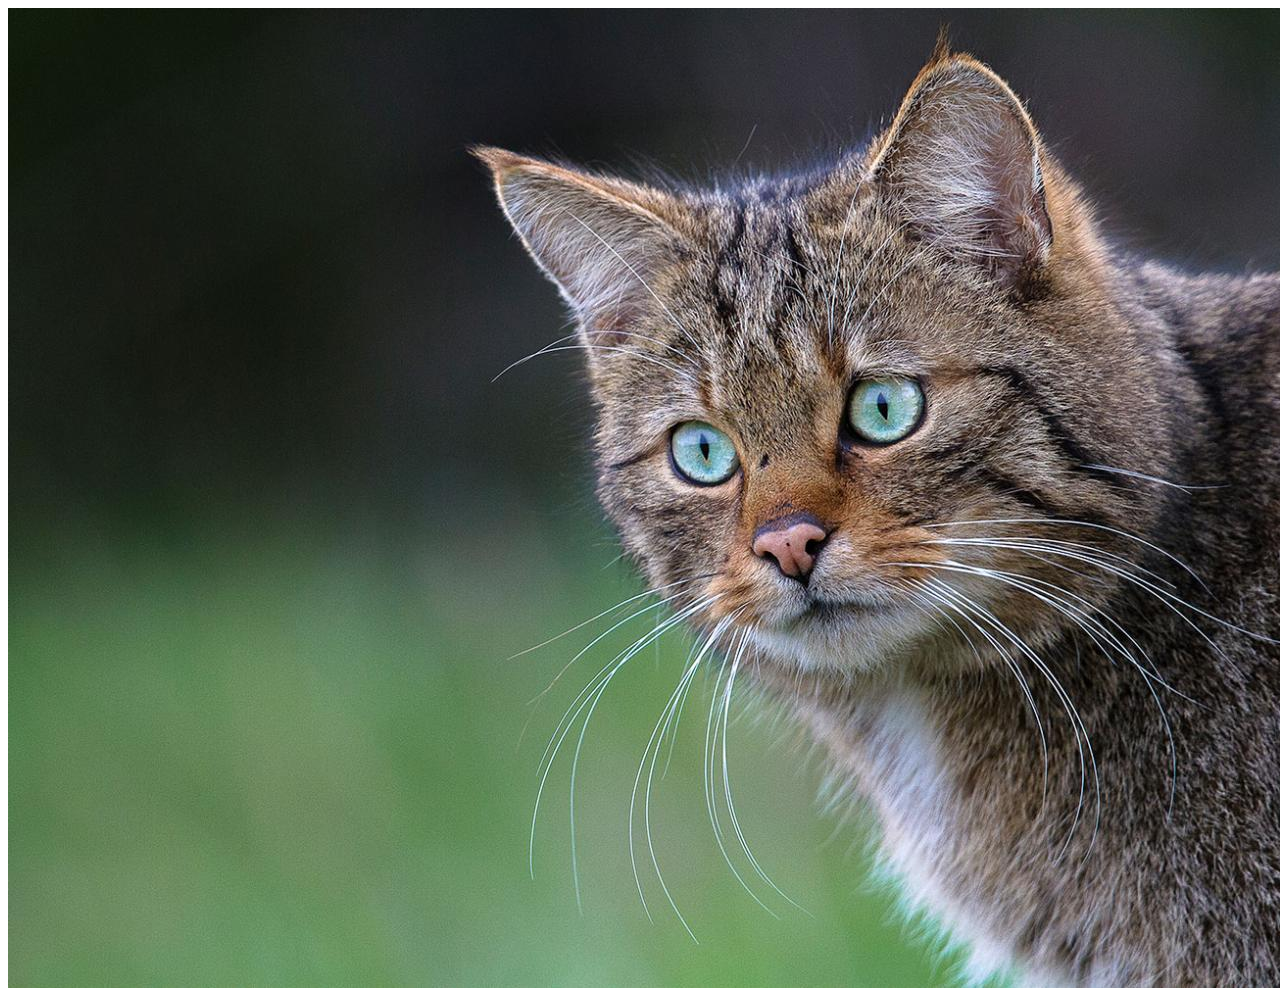
<file: object/index.html>
<!DOCTYPE html>
<html lang="en">
<head>
    <meta charset="UTF-8">
    <meta http-equiv="X-UA-Compatible" content="IE=edge">
    <meta name="viewport" content="width=device-width, initial-scale=1.0">
    <title>object</title>
</head>
<body>
    <script src=script.js></script>
    <img id=kat src="img/kat.jpg"/>
</body>
</html>
</file>
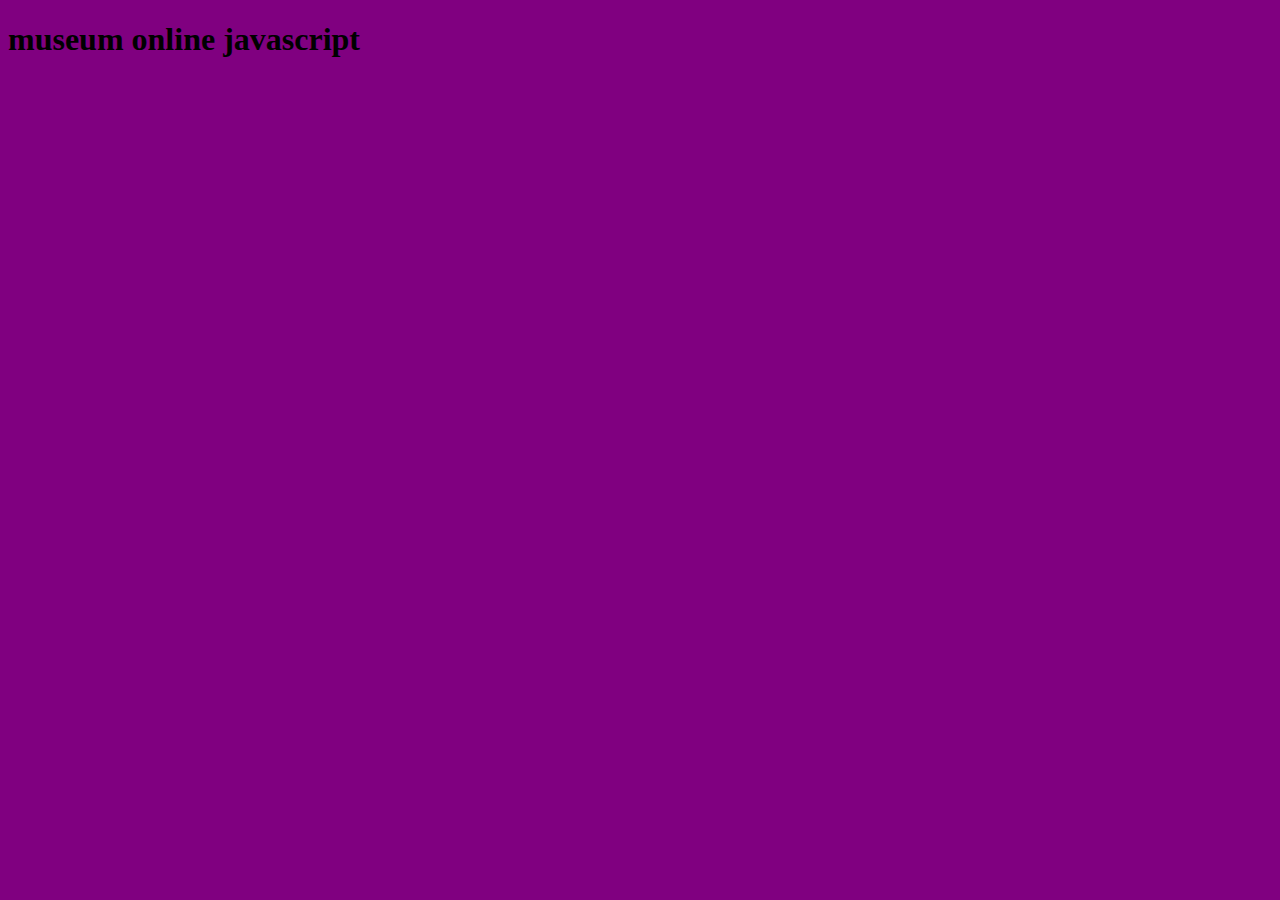
<file: web/index.html>
<!DOCTYPE html>
<html lang="en">
<head>
    <meta charset="UTF-8">
    <meta http-equiv="X-UA-Compatible" content="IE=edge">
    <meta name="viewport" content="width=device-width, initial-scale=1.0">
    <title>f1m2js</title>
    <link rel="stylesheet" href="style.css">
</head>
<body>
    <h1>museum online javascript</h1>
</body>
</html>
</file>
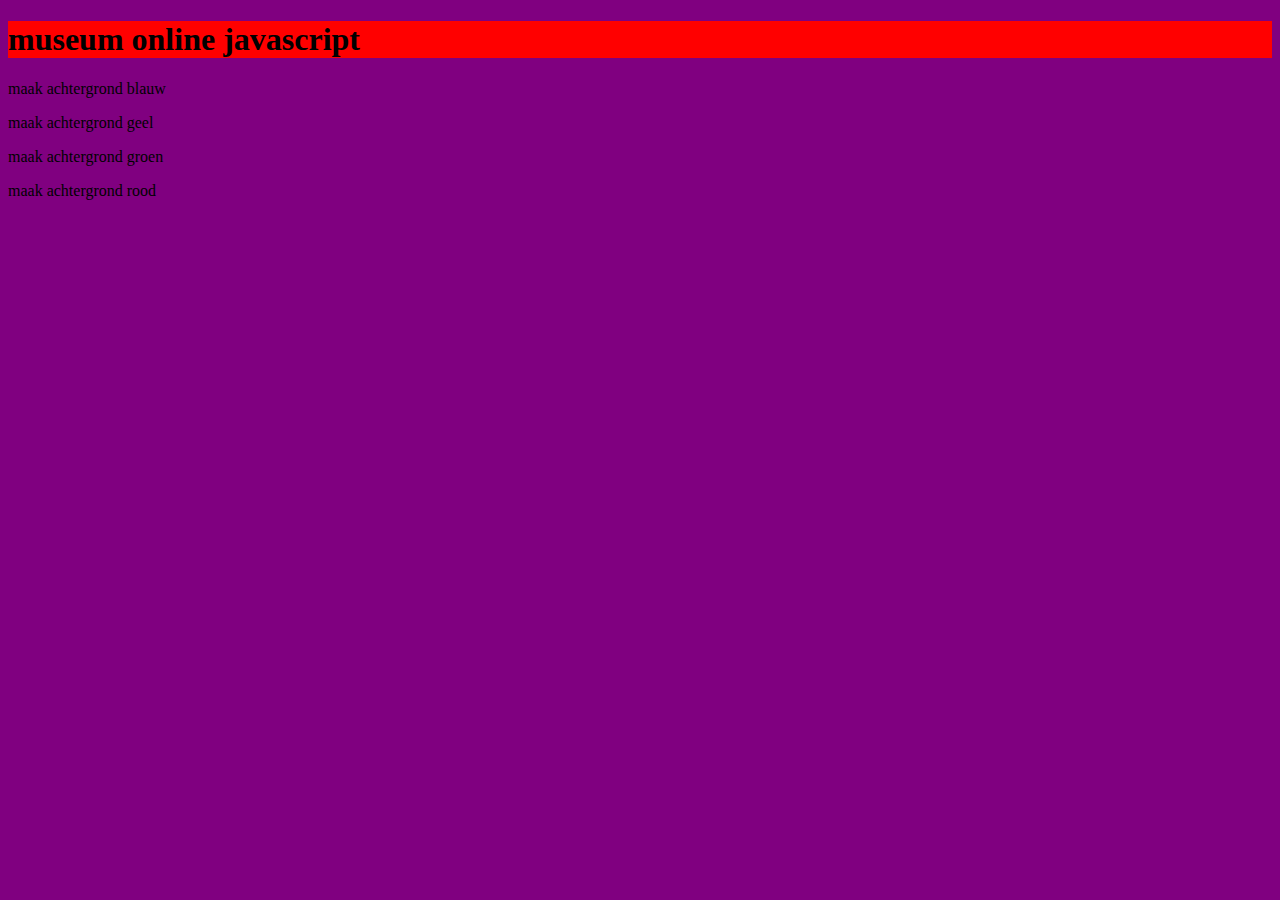
<file: web/les-1-background/index.html>
<!DOCTYPE html>
<html lang="en">
<head>
    <meta charset="UTF-8">
    <meta http-equiv="X-UA-Compatible" content="IE=edge">
    <meta name="viewport" content="width=device-width, initial-scale=1.0">
    <title>f1m2js</title>
    <link rel="stylesheet" href="style.css">
</head>
<body>
    <h1 id="kopje">museum online javascript</h1>
    <p id="mkBlauw">maak achtergrond blauw</p>
    <p id="mkGeel">maak achtergrond geel</p>
    <p id="mkGroen">maak achtergrond groen</p>
    <p id="mkRood">maak achtergrond rood</p>
    <script>
        const kopje = document.getElementById("kopje");
        const mkBlauw = document.getElementById('mkBlauw');
        const mkGroen = document.getElementById('mkGroen');
        const mkGeel = document.getElementById('mkGeel');
        const mkRood = document.getElementById('mkRood');

        kopje.style.backgroundColor = "red";

        kopje.addEventListener('click',voeruitKopje);
        mkBlauw.addEventListener('click',voeruitBlauw);
        mkGeel.addEventListener('click',voeruitGeel);
        mkGroen.addEventListener('click',voeruitGroen);
        mkRood.addEventListener('click',voeruitRood);

        function voeruitKopje(){
            kopje.style.backgroundColor = "green"; 
            kopje.style.color = "black";
        }

        function voeruitBlauw(){
            document.body.style.backgroundColor = "blue";
            document.body.style.color = "white";
            kopje.style.backgroundColor = "white";
            kopje.style.color = "black";
        }

        function voeruitGeel(){
            document.body.style.backgroundColor = "yellow";
            document.body.style.color = "black";
        }

        function voeruitGroen(){
            document.body.style.backgroundColor = "green";
            document.body.style.color = "black";
        }

        function voeruitRood(){
            document.body.style.backgroundColor = "red";
            document.body.style.color = "black";
        }
    </script>
</body>
</html>
</file>
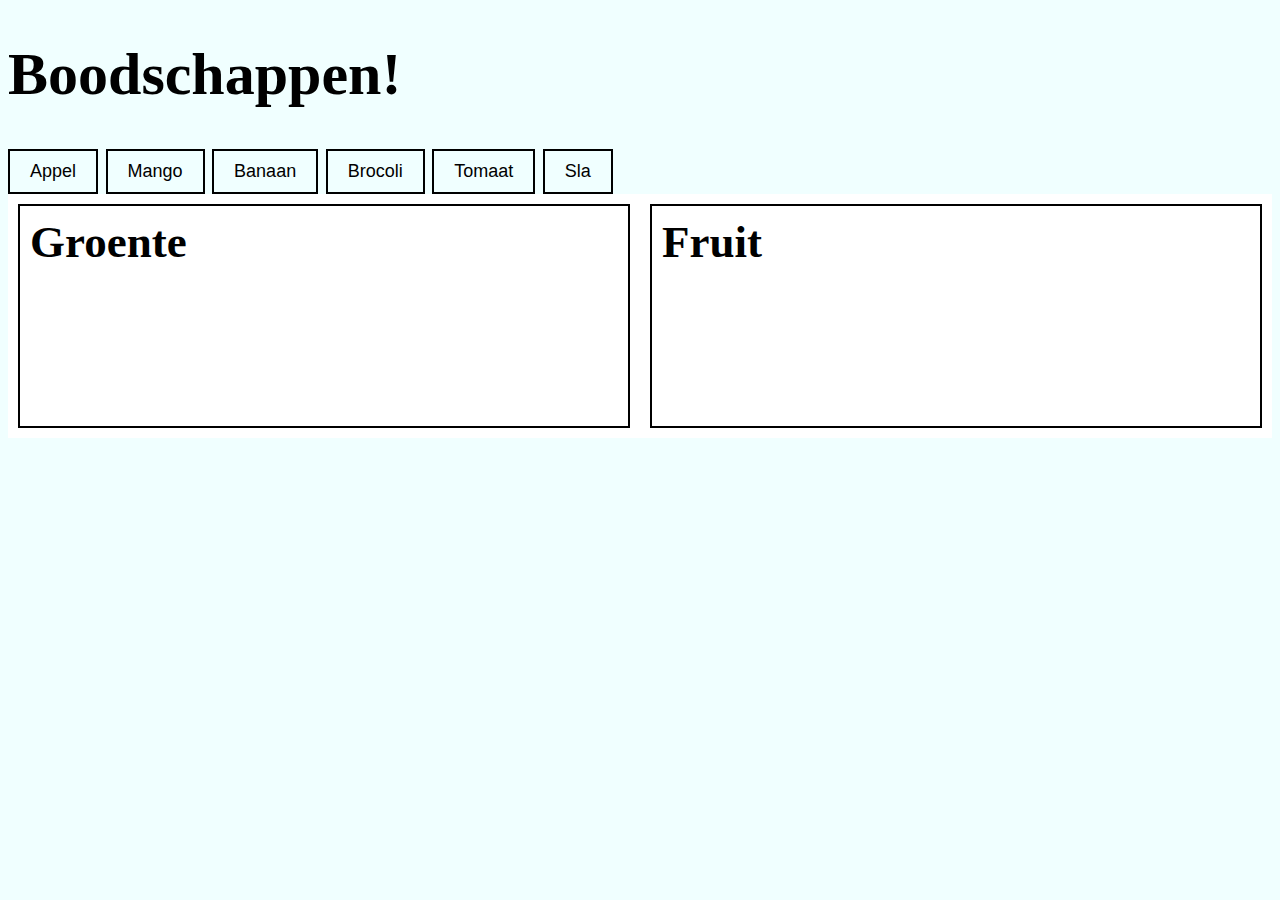
<file: web/les-2-boodschappen/index.html>
<!DOCTYPE html>
<html lang="en">
<head>
    <meta charset="UTF-8">
    <meta http-equiv="X-UA-Compatible" content="IE=edge">
    <meta name="viewport" content="width=device-width, initial-scale=1.0">
    <title>Les 2 Boodschappen</title>
    <link rel="stylesheet" href="style.css">
</head>
<body>
    <h1>Boodschappen!</h1>

    <div id="boodschappen">
        <button onclick="zetInFruitLa('Appel')">Appel</button>
        <button onclick="zetInFruitLa('Mango')">Mango</button>
        <button onclick="zetInFruitLa('Banaan')">Banaan</button>
        <button onclick="zetInGroenteLa('Brocoli')">Brocoli</button>
        <button onclick="zetInGroenteLa('Tomaat')">Tomaat</button>
        <button onclick="zetInGroenteLa('Sla')">Sla</button>
    </div>

    <div id="koelkast">
        <section id="groente">
            <h2>Groente</h2>
        </section>
        <section id="fruit">
            <h2>Fruit</h2>
        </section>
    </div>

    <script src="script.js"></script>
</body>
</html>
</file>
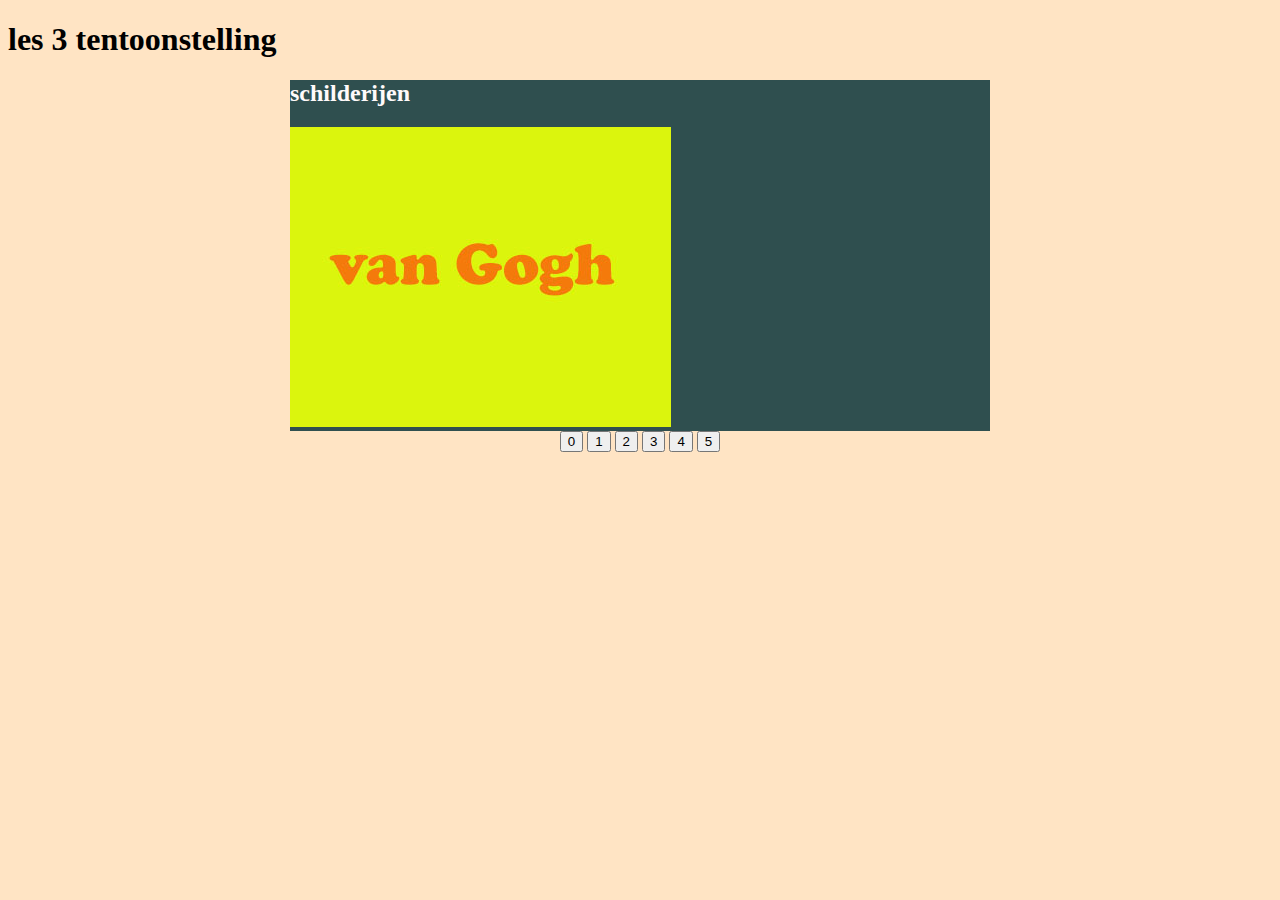
<file: web/les-3-tentoonstelling/index.html>
<!DOCTYPE html>
<html lang="en">
<head>
    <meta charset="UTF-8">
    <meta http-equiv="X-UA-Compatible" content="IE=edge">
    <meta name="viewport" content="width=device-width, initial-scale=1.0">
    <title>les 3 tentoonstelling</title>
    <link rel="stylesheet" href="style.css">

</head>
<body>
    <h1>les 3 tentoonstelling</h1>

    <div id="container">
        <h2 id="myTitle">schilderijen</h2>
        <img id="myImage" src="assets/painting0.jpg" alt="schilderij">
    </div>

    <div id="buttons">
        <button onclick="changeImage(0)">0</button>
        <button onclick="changeImage(1)">1</button>
        <button onclick="changeImage(2)">2</button>
        <button onclick="changeImage(3)">3</button>
        <button onclick="changeImage(4)">4</button>
        <button onclick="changeImage(5)">5</button>
    </div>


    <script src="script.js"></script>
    
    
</body>
</html>
</file>
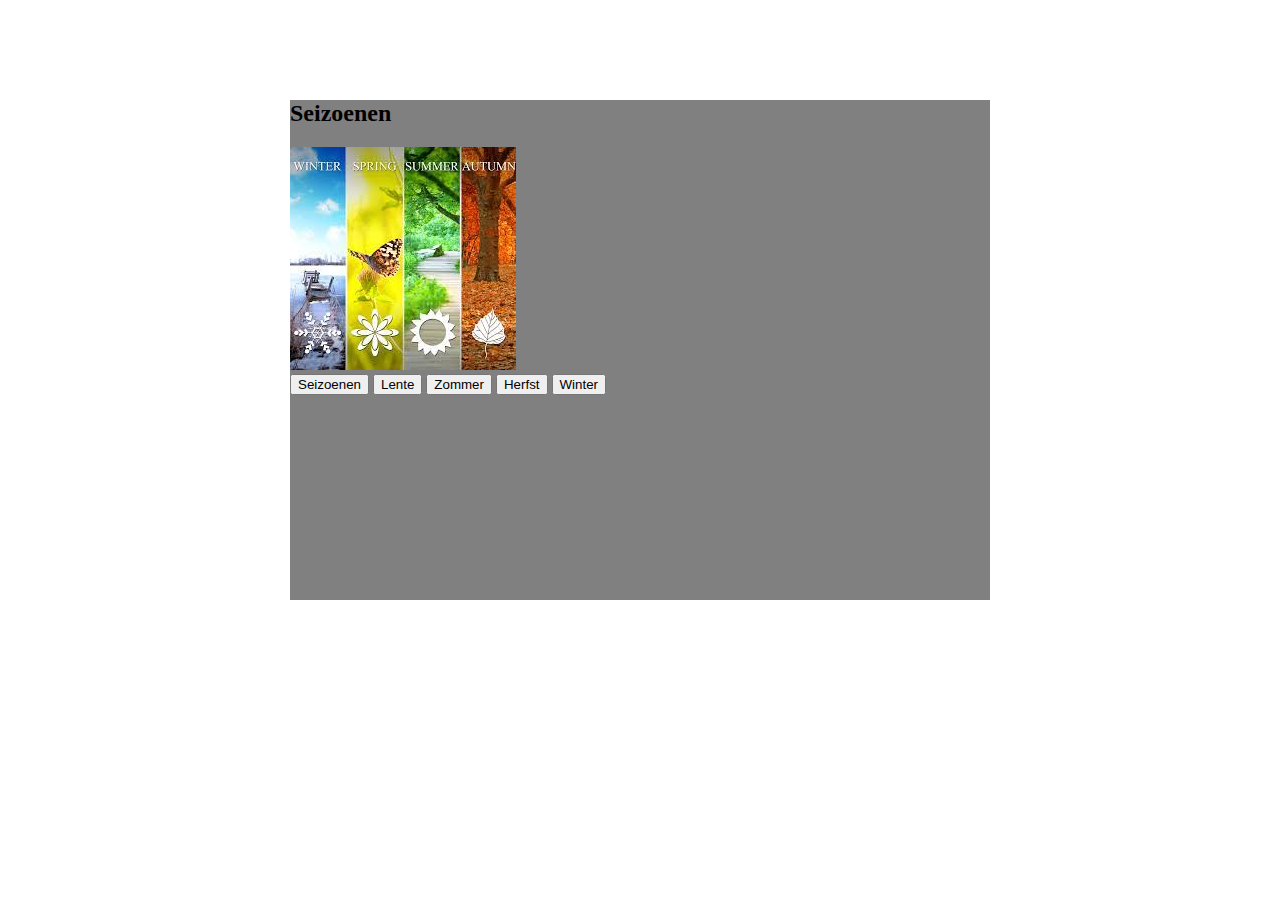
<file: web/les-4-seizoenen/index.html>
<!DOCTYPE html>
<html lang="en">
<head>
    <meta charset="UTF-8">
    <meta http-equiv="X-UA-Compatible" content="IE=edge">
    <meta name="viewport" content="width=device-width, initial-scale=1.0">
    <title>4 seizoenen</title>
    <link rel="stylesheet" href="style.css">
</head>
<body>
    <div id="container">
        <h2 id="myTitle">Seizoenen</h2>
        <img id="myImage" src="img/seasons.jpg" alt="seizoenen">
        <nav>
            <button onclick="show(0)">Seizoenen</button>
            <button onclick="show(1)">Lente</button>
            <button onclick="show(2)">Zommer</button>
            <button onclick="show(3)">Herfst</button>
            <button onclick="show(4)">Winter</button>
        </nav>
    </div>


    <script src="js.js"></script>
</body>
</html>
</file>
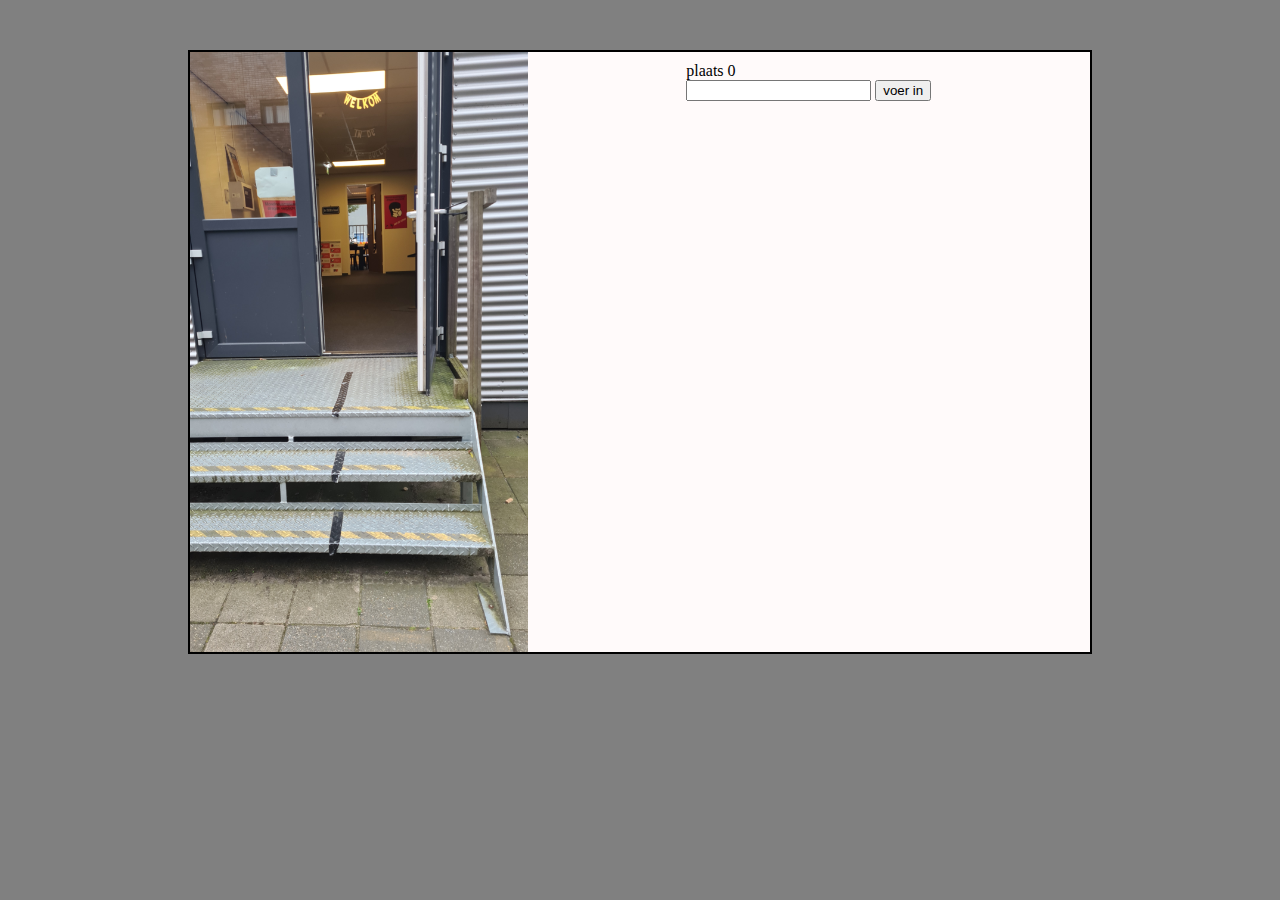
<file: web/les-5-silverbullet/index.html>
<!DOCTYPE html>
<html lang="en">
<head>
    <meta charset="UTF-8">
    <meta http-equiv="X-UA-Compatible" content="IE=edge">
    <meta name="viewport" content="width=device-width, initial-scale=1.0">
    <title>5 silver bullet adventure</title>
    <link rel="stylesheet" href="style.css">
</head>
<body>
    <div id="container">
        <img id="myImage" src="img/0.jpg" height="600px" alt="foto sb">
        <div id="myIteraction">
            <div id="myTitle">hier komt de title</div>
            <input type="text" id="myInput" autocomplete="off">
            <input type="button" value="voer in" onclick="getInput()">
        </div>
    </div>
    <script src="script.js"></script>
</body>
</html>
</file>
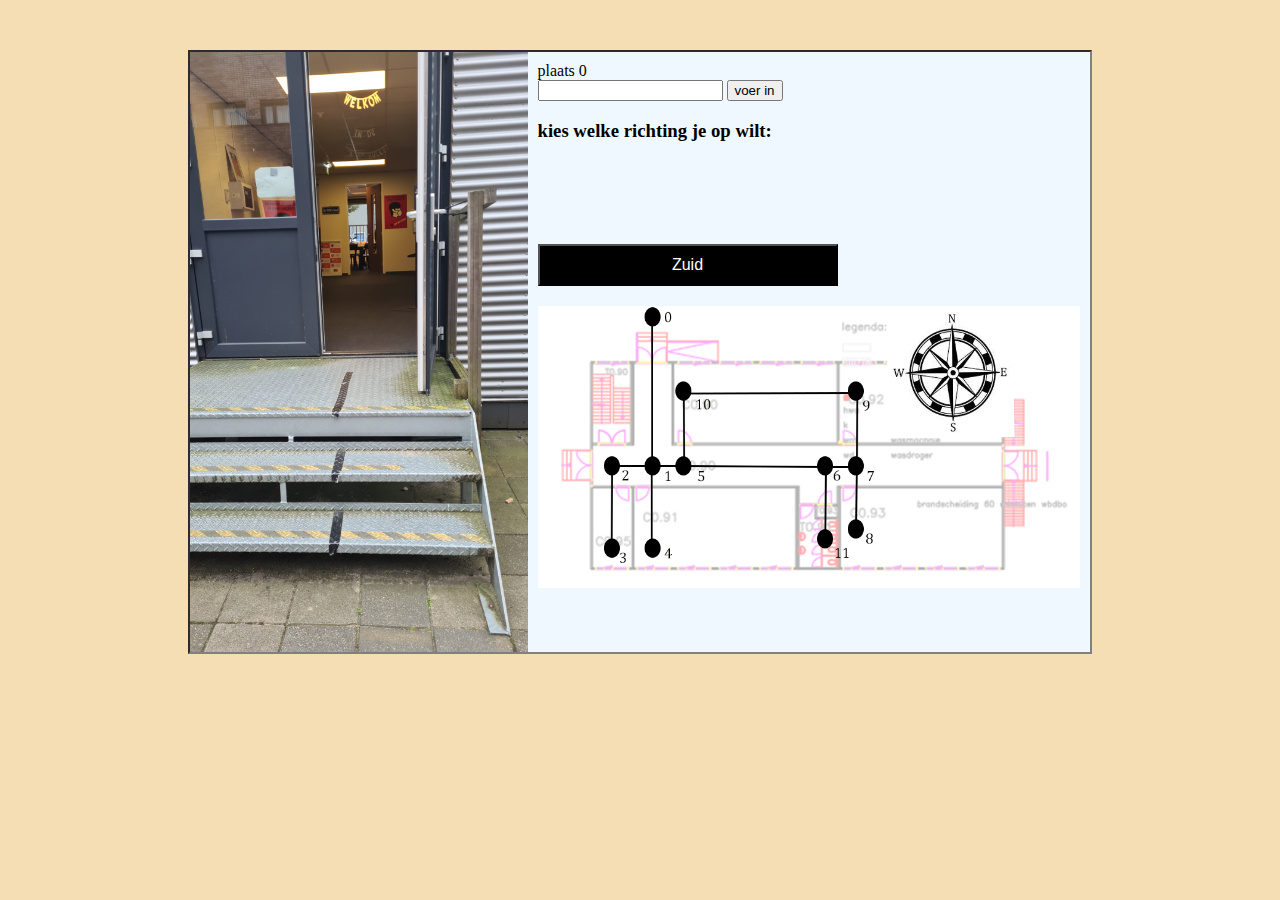
<file: web/les-6- silverbullet/index.html>
<!DOCTYPE html>
<html lang="en">
<head>
    <meta charset="UTF-8">
    <meta http-equiv="X-UA-Compatible" content="IE=edge">
    <meta name="viewport" content="width=device-width, initial-scale=1.0">
    <title>les 6</title>
    <link rel="stylesheet" href="style.css">
</head>
<body>
    <div id="container">
        <img id="myimage" src="img/0.jpg" height="600px" alt="foto sb">
        <div id="myinteraction">
            <div id="mytitle">hier komt de titel</div>
            <input type="text" id="myinput" autocomplete="off">
            <input type="button" value="voer in" onclick="getinput()">
            <h3>kies welke richting je op wilt:</h3>
            <nav>
                <button id="knopNoord" onclick="goDirection('noord')">Noord</button>
                <button id="knopWest" onclick="goDirection('west')">West</button>
                <button id="knopOost" onclick="goDirection('oost')">Oost</button>
                <button id="knopZuid" onclick="goDirection('zuid')">Zuid</button>
            </nav>
            <img src="img/map_compass.png" id="mapimage"  alt="">
        </div>
    </div>
    <script src="script.js"></script>
</body>
</html>
</file>
<file: web/style.css>
body{
    background-color: purple;
}
</file>
<file: web/les-1-background/style.css>
body{
    background-color: purple;
}
</file>
<file: web/les-2-boodschappen/style.css>
body{
    background-color: azure;
    font-family: Franklin Gothic Medium;
    font-size: 30px;
}

#koelkast{
    background-color: white ;
    font-family: Franklin Gothic Medium;
    display: grid;
    grid-template-columns: 1fr 1fr;
    gap: 20px;
    padding: 10px;
}

section{
    border: 2px solid black;
    padding: 10px;
    min-height: 200px;
}

h2{
    margin: 0 0 10px 0; /* top right bottom left */
}

button{
    padding: 10px 20px;
    background-color: azure;
    color: black;
    font-size: 18px;
    border: 2px solid black;
}

.blauw{
    color: darkslateblue;
}
</file>
<file: web/les-3-tentoonstelling/style.css>
body{
    background-color: bisque;
}

#container{
    color: snow; 
    background-color: darkslategray;
    width: 700px;
    margin: auto;
}
#buttons{
    text-align: center;
    margin: 0;
    
   
}
</file>
<file: web/les-4-seizoenen/style.css>
#container{
    background-color: gray;
    width: 700px;
    height: 500px;
    margin: 100px auto auto auto;
}
</file>
<file: web/les-5-silverbullet/style.css>
body{
    background-color: gray;
}

#container{
    background-color: snow;
    border: 2px solid black;
    width: 900px;
    height: 600px;
    margin: 50px auto auto auto;
    display: grid;
    grid-template-columns: auto auto;
}

#myIteraction{
    padding: 10px;
}
</file>
<file: web/les-6- silverbullet/style.css>
body{
    background-color: wheat;
}

#container{
    background-color: aliceblue;
    width: 900px;
    height: 600px;
    margin: 50px auto auto auto;
    display: grid;
    grid-template-columns: auto auto;
    border: inset 2px gray;
}

#myinteraction{
    padding: 10px;
}


#mapimage{
    max-width: 100%;
    margin-top: 20px;
    height: auto;
}

nav button {
    background-color: black;
    color: white;
    font-size: 16px;
    padding: 10px;
}

#knopNoord, #knopZuid {
    display: block;
    width: 300px;

}

#knopWest, #knopOost {
    display: inline-block;
    width: 150px;

}
</file>
